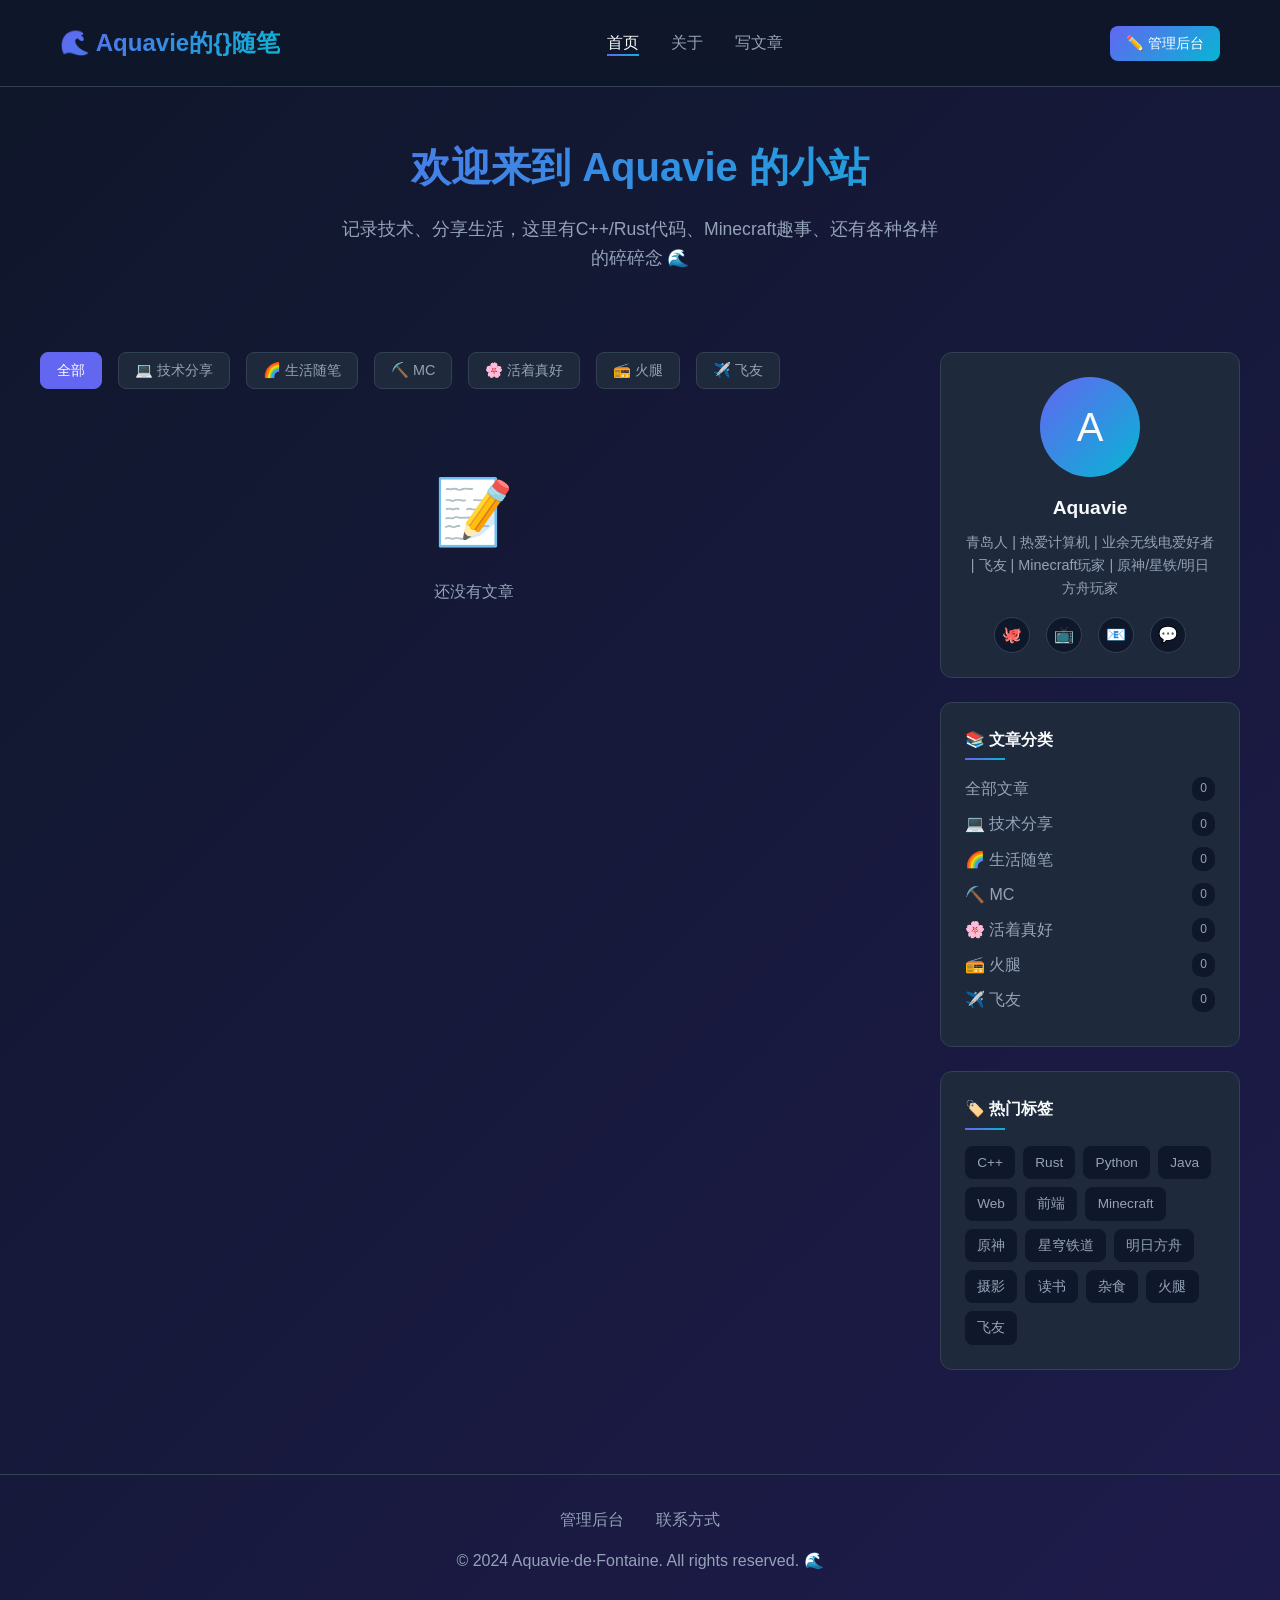
<file: index.html>
<!DOCTYPE html>
<html lang="zh-CN">
<head>
    <meta charset="UTF-8">
    <meta name="viewport" content="width=device-width, initial-scale=1.0">
    <title>Aquavie的{}随笔</title>
    <link rel="stylesheet" href="styles.css">
    <link rel="icon" href="data:image/svg+xml,<svg xmlns='http://www.w3.org/2000/svg' viewBox='0 0 100 100'><text y='.9em' font-size='90'>🌊</text></svg>">
</head>
<body>
    <header>
        <div class="container">
            <nav>
                <a href="index.html" class="logo">🌊 Aquavie的{}随笔</a>
                <ul class="nav-links">
                    <li><a href="index.html" class="active">首页</a></li>
                    <li><a href="#about">关于</a></li>
                    <li><a href="admin.html">写文章</a></li>
                </ul>
                <button class="admin-btn" onclick="location.href='admin.html'">✏️ 管理后台</button>
            </nav>
        </div>
    </header>

    <section class="hero">
        <div class="container">
            <h1>欢迎来到 Aquavie 的小站</h1>
            <p>记录技术、分享生活，这里有C++/Rust代码、Minecraft趣事、还有各种各样的碎碎念 🌊</p>
        </div>
    </section>

    <main class="main-content container">
        <div class="content-area">
            <!-- 筛选标签 -->
            <div id="filter-tabs" class="filter-tabs"></div>

            <!-- 文章列表 -->
            <div id="blog-list"></div>
        </div>

        <!-- 侧边栏 -->
        <aside class="sidebar">
            <!-- 个人资料 -->
            <div id="profile-widget" class="sidebar-widget"></div>

            <!-- 文章分类 -->
            <div id="categories-widget" class="sidebar-widget"></div>

            <!-- 热门标签 -->
            <div id="tags-widget" class="sidebar-widget"></div>
        </aside>
    </main>

    <!-- 文章详情弹窗 -->
    <div id="article-modal" class="modal"></div>

    <footer>
        <div class="container">
            <ul class="footer-links">
                <li><a href="admin.html">管理后台</a></li>
                <li><a href="javascript:alert('邮箱：czx20101@outlook.com\nQQ：1876963659')">联系方式</a></li>
            </ul>
            <p>&copy; 2024 Aquavie·de·Fontaine. All rights reserved. 🌊</p>
        </div>
    </footer>

    <script src="blog.js"></script>
</body>
</html>
</file>
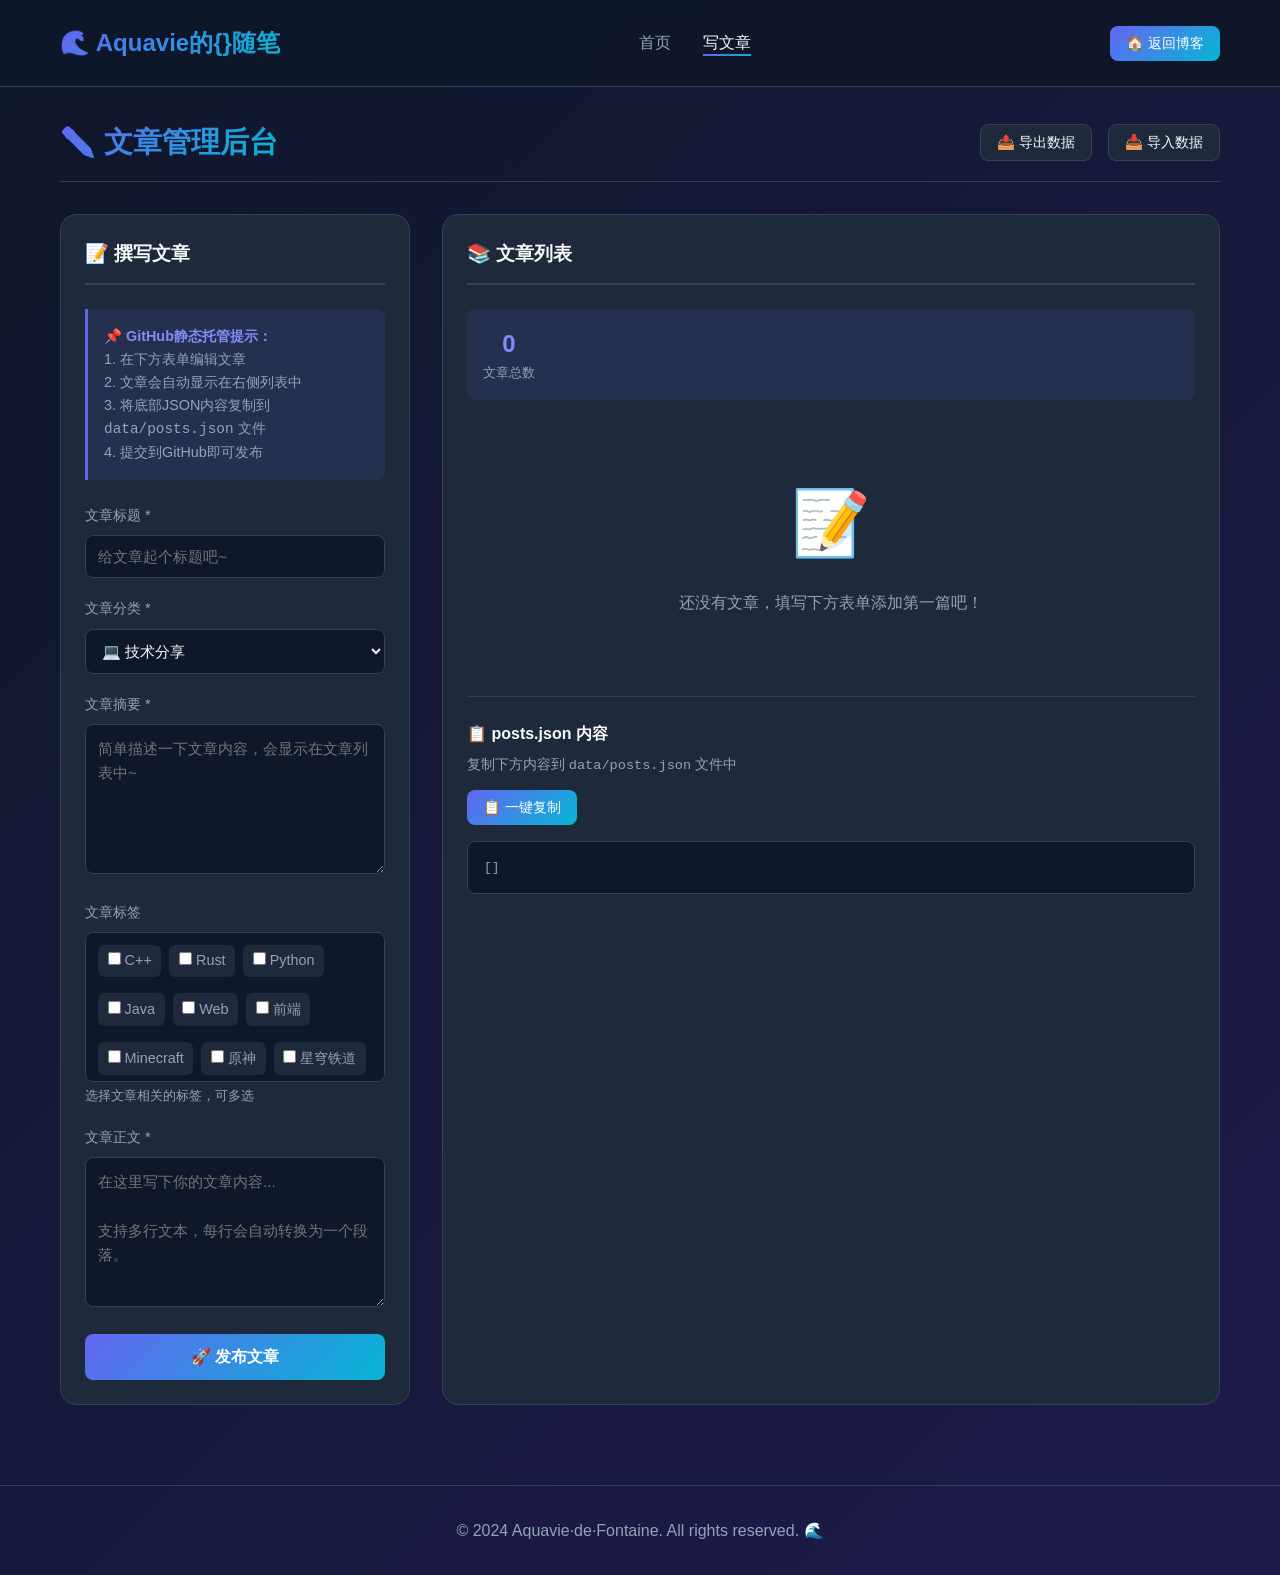
<file: admin.html>
<!DOCTYPE html>
<html lang="zh-CN">
<head>
    <meta charset="UTF-8">
    <meta name="viewport" content="width=device-width, initial-scale=1.0">
    <title>管理后台 - Aquavie的{}随笔</title>
    <link rel="stylesheet" href="styles.css">
    <link rel="icon" href="data:image/svg+xml,<svg xmlns='http://www.w3.org/2000/svg' viewBox='0 0 100 100'><text y='.9em' font-size='90'>🌊</text></svg>">
    <style>
        /* Admin-specific styles */
        .admin-container {
            max-width: 1200px;
            margin: 0 auto;
            padding: 2rem 20px;
        }

        .admin-header {
            display: flex;
            justify-content: space-between;
            align-items: center;
            margin-bottom: 2rem;
            padding-bottom: 1rem;
            border-bottom: 1px solid var(--border-color);
        }

        .admin-header h1 {
            font-size: 1.8rem;
            background: var(--gradient-primary);
            -webkit-background-clip: text;
            -webkit-text-fill-color: transparent;
            background-clip: text;
        }

        .admin-actions {
            display: flex;
            gap: 1rem;
        }

        .admin-btn-secondary {
            padding: 0.5rem 1rem;
            background: var(--bg-card);
            color: var(--text-primary);
            border: 1px solid var(--border-color);
            border-radius: 8px;
            cursor: pointer;
            font-size: 0.9rem;
            transition: all 0.3s;
        }

        .admin-btn-secondary:hover {
            border-color: var(--primary);
            background: rgba(99, 102, 241, 0.1);
        }

        .admin-grid {
            display: grid;
            grid-template-columns: 350px 1fr;
            gap: 2rem;
        }

        .admin-form-card {
            background: var(--bg-card);
            border-radius: 16px;
            padding: 1.5rem;
            border: 1px solid var(--border-color);
            position: sticky;
            top: 100px;
        }

        .admin-form-card h2 {
            font-size: 1.2rem;
            margin-bottom: 1.5rem;
            padding-bottom: 0.8rem;
            border-bottom: 2px solid var(--border-color);
            display: flex;
            align-items: center;
            gap: 0.5rem;
        }

        .form-group {
            margin-bottom: 1.2rem;
        }

        .form-group label {
            display: block;
            margin-bottom: 0.5rem;
            color: var(--text-secondary);
            font-size: 0.9rem;
        }

        .form-group input,
        .form-group select,
        .form-group textarea {
            width: 100%;
            padding: 0.75rem;
            background: var(--bg-dark);
            border: 1px solid var(--border-color);
            border-radius: 8px;
            color: var(--text-primary);
            font-size: 0.95rem;
            transition: border-color 0.3s;
        }

        .form-group input:focus,
        .form-group select:focus,
        .form-group textarea:focus {
            outline: none;
            border-color: var(--primary);
        }

        .form-group textarea {
            min-height: 150px;
            resize: vertical;
            font-family: inherit;
            line-height: 1.6;
        }

        .form-group small {
            display: block;
            margin-top: 0.3rem;
            color: var(--text-secondary);
            font-size: 0.8rem;
        }

        .tags-selector {
            display: flex;
            flex-wrap: wrap;
            gap: 0.5rem;
            padding: 0.75rem;
            background: var(--bg-dark);
            border: 1px solid var(--border-color);
            border-radius: 8px;
            max-height: 150px;
            overflow-y: auto;
        }

        .tag-checkbox {
            display: flex;
            align-items: center;
            gap: 0.3rem;
            padding: 0.3rem 0.6rem;
            background: var(--bg-card);
            border-radius: 6px;
            cursor: pointer;
            font-size: 0.85rem;
            color: var(--text-secondary);
            transition: all 0.3s;
        }

        .tag-checkbox:hover {
            background: rgba(99, 102, 241, 0.2);
        }

        .tag-checkbox input:checked + span {
            color: var(--primary-light);
        }

        .tag-checkbox input {
            width: auto;
            accent-color: var(--primary);
        }

        .admin-btn-primary {
            width: 100%;
            padding: 0.8rem;
            background: var(--gradient-primary);
            color: white;
            border: none;
            border-radius: 8px;
            cursor: pointer;
            font-size: 1rem;
            font-weight: 600;
            transition: all 0.3s;
        }

        .admin-btn-primary:hover {
            transform: translateY(-2px);
            box-shadow: 0 4px 15px rgba(99, 102, 241, 0.4);
        }

        .admin-btn-cancel {
            width: 100%;
            padding: 0.8rem;
            background: transparent;
            color: var(--text-secondary);
            border: 1px solid var(--border-color);
            border-radius: 8px;
            cursor: pointer;
            font-size: 1rem;
            margin-top: 0.5rem;
            transition: all 0.3s;
        }

        .admin-btn-cancel:hover {
            background: rgba(220, 38, 38, 0.1);
            border-color: #dc2626;
            color: #ef4444;
        }

        .admin-articles-card {
            background: var(--bg-card);
            border-radius: 16px;
            padding: 1.5rem;
            border: 1px solid var(--border-color);
        }

        .admin-articles-card h2 {
            font-size: 1.2rem;
            margin-bottom: 1.5rem;
            padding-bottom: 0.8rem;
            border-bottom: 2px solid var(--border-color);
            display: flex;
            align-items: center;
            gap: 0.5rem;
        }

        .admin-article-item {
            display: flex;
            justify-content: space-between;
            align-items: center;
            padding: 1rem;
            background: var(--bg-dark);
            border-radius: 8px;
            margin-bottom: 1rem;
            transition: all 0.3s;
        }

        .admin-article-item:hover {
            background: var(--bg-card-hover);
        }

        .admin-article-info h3 {
            font-size: 1rem;
            margin-bottom: 0.3rem;
            color: var(--text-primary);
        }

        .admin-article-meta {
            font-size: 0.8rem;
            color: var(--text-secondary);
        }

        .admin-article-actions {
            display: flex;
            gap: 0.5rem;
        }

        .admin-btn-edit {
            padding: 0.4rem 0.8rem;
            background: rgba(99, 102, 241, 0.2);
            color: var(--primary-light);
            border: 1px solid var(--primary);
            border-radius: 6px;
            cursor: pointer;
            font-size: 0.85rem;
            transition: all 0.3s;
        }

        .admin-btn-edit:hover {
            background: var(--primary);
            color: white;
        }

        .admin-btn-delete {
            padding: 0.4rem 0.8rem;
            background: rgba(220, 38, 38, 0.1);
            color: #ef4444;
            border: 1px solid #dc2626;
            border-radius: 6px;
            cursor: pointer;
            font-size: 0.85rem;
            transition: all 0.3s;
        }

        .admin-btn-delete:hover {
            background: #dc2626;
            color: white;
        }

        .import-file {
            display: none;
        }

        .stats-bar {
            display: flex;
            gap: 1rem;
            margin-bottom: 1.5rem;
            padding: 1rem;
            background: rgba(99, 102, 241, 0.1);
            border-radius: 8px;
        }

        .stat-item {
            text-align: center;
        }

        .stat-value {
            font-size: 1.5rem;
            font-weight: 700;
            color: var(--primary-light);
        }

        .stat-label {
            font-size: 0.8rem;
            color: var(--text-secondary);
        }

        @media (max-width: 900px) {
            .admin-grid {
                grid-template-columns: 1fr;
            }

            .admin-form-card {
                position: static;
            }
        }

        .helper-text {
            background: rgba(99, 102, 241, 0.1);
            border-left: 3px solid var(--primary);
            padding: 1rem;
            border-radius: 0 8px 8px 0;
            margin-bottom: 1.5rem;
            font-size: 0.9rem;
            color: var(--text-secondary);
        }

        .helper-text strong {
            color: var(--primary-light);
        }

        .json-output-section {
            margin-top: 2rem;
            padding-top: 1.5rem;
            border-top: 1px solid var(--border-color);
        }

        .json-output-section h3 {
            font-size: 1rem;
            margin-bottom: 0.5rem;
            color: var(--text-primary);
        }

        .json-hint {
            font-size: 0.85rem;
            color: var(--text-secondary);
            margin-bottom: 0.8rem;
        }

        .copy-json-btn {
            padding: 0.5rem 1rem;
            background: var(--gradient-primary);
            color: white;
            border: none;
            border-radius: 8px;
            cursor: pointer;
            font-size: 0.9rem;
            margin-bottom: 1rem;
            transition: all 0.3s;
        }

        .copy-json-btn:hover {
            transform: translateY(-2px);
            box-shadow: 0 4px 15px rgba(99, 102, 241, 0.4);
        }

        .copy-json-btn.copied {
            background: #22c55e;
        }

        .json-output {
            background: var(--bg-dark);
            border: 1px solid var(--border-color);
            border-radius: 8px;
            padding: 1rem;
            font-size: 0.8rem;
            line-height: 1.5;
            max-height: 400px;
            overflow-y: auto;
            color: var(--text-secondary);
            white-space: pre-wrap;
            word-break: break-all;
        }

        .json-output::-webkit-scrollbar {
            width: 8px;
        }

        .json-output::-webkit-scrollbar-track {
            background: var(--bg-dark);
        }

        .json-output::-webkit-scrollbar-thumb {
            background: var(--border-color);
            border-radius: 4px;
        }

        .json-output::-webkit-scrollbar-thumb:hover {
            background: var(--primary);
        }
    </style>
</head>
<body>
    <header>
        <div class="container">
            <nav>
                <a href="index.html" class="logo">🌊 Aquavie的{}随笔</a>
                <ul class="nav-links">
                    <li><a href="index.html">首页</a></li>
                    <li><a href="admin.html" class="active">写文章</a></li>
                </ul>
                <button class="admin-btn" onclick="location.href='index.html'">🏠 返回博客</button>
            </nav>
        </div>
    </header>

    <div class="admin-container">
        <div class="admin-header">
            <h1>✏️ 文章管理后台</h1>
            <div class="admin-actions">
                <button class="admin-btn-secondary" onclick="exportData()">📤 导出数据</button>
                <button class="admin-btn-secondary" onclick="document.getElementById('import-file').click()">📥 导入数据</button>
                <input type="file" id="import-file" class="import-file" accept=".json" onchange="importData(this.files[0])">
            </div>
        </div>

        <div class="admin-grid">
            <!-- 写文章表单 -->
            <div class="admin-form-card">
                <h2>📝 撰写文章</h2>

                <div class="helper-text">
                    <strong>📌 GitHub静态托管提示：</strong><br>
                    1. 在下方表单编辑文章<br>
                    2. 文章会自动显示在右侧列表中<br>
                    3. 将底部JSON内容复制到 <code>data/posts.json</code> 文件<br>
                    4. 提交到GitHub即可发布
                </div>

                <form id="article-form">
                    <div class="form-group">
                        <label for="article-title">文章标题 *</label>
                        <input type="text" id="article-title" placeholder="给文章起个标题吧~" required>
                    </div>

                    <div class="form-group">
                        <label for="article-category">文章分类 *</label>
                        <select id="article-category" required></select>
                    </div>

                    <div class="form-group">
                        <label for="article-excerpt">文章摘要 *</label>
                        <textarea id="article-excerpt" placeholder="简单描述一下文章内容，会显示在文章列表中~" required></textarea>
                    </div>

                    <div class="form-group">
                        <label>文章标签</label>
                        <div id="article-tags" class="tags-selector"></div>
                        <small>选择文章相关的标签，可多选</small>
                    </div>

                    <div class="form-group">
                        <label for="article-content">文章正文 *</label>
                        <textarea id="article-content" placeholder="在这里写下你的文章内容...&#10;&#10;支持多行文本，每行会自动转换为一个段落。" required></textarea>
                    </div>

                    <button type="submit" class="admin-btn-primary">🚀 发布文章</button>
                </form>
            </div>

            <!-- 文章列表 -->
            <div class="admin-articles-card">
                <h2>📚 文章列表</h2>

                <div class="stats-bar">
                    <div class="stat-item">
                        <div class="stat-value" id="total-articles">0</div>
                        <div class="stat-label">文章总数</div>
                    </div>
                </div>

                <div id="admin-articles"></div>

                <!-- JSON输出区域 -->
                <div class="json-output-section">
                    <h3>📋 posts.json 内容</h3>
                    <p class="json-hint">复制下方内容到 <code>data/posts.json</code> 文件中</p>
                    <button class="copy-json-btn" onclick="copyJson()">📋 一键复制</button>
                    <pre id="json-output" class="json-output"></pre>
                </div>
            </div>
        </div>
    </div>

    <footer>
        <div class="container">
            <p>&copy; 2024 Aquavie·de·Fontaine. All rights reserved. 🌊</p>
        </div>
    </footer>

    <script src="blog.js"></script>
    <script>
        // 更新统计和JSON输出
        document.addEventListener('DOMContentLoaded', () => {
            const updateStats = () => {
                const total = blogManager.articles.length;
                document.getElementById('total-articles').textContent = total;
            };

            // 页面加载后导出JSON
            setTimeout(() => {
                exportToJson();
                updateStats();
            }, 100);

            // 监听表单提交来更新统计和JSON
            const originalRender = renderAdminArticles;
            renderAdminArticles = function() {
                originalRender.apply(this, arguments);
                updateStats();
                exportToJson();
            };
        });
    </script>
</body>
</html>
</file>
<file: styles.css>
/* Aquavie's Blog Styles */

:root {
    --primary: #6366f1;
    --primary-light: #818cf8;
    --primary-dark: #4f46e5;
    --accent: #06b6d4;
    --bg-dark: #0f172a;
    --bg-card: #1e293b;
    --bg-card-hover: #283548;
    --text-primary: #f8fafc;
    --text-secondary: #94a3b8;
    --border-color: #334155;
    --gradient-primary: linear-gradient(135deg, var(--primary), var(--accent));
    --gradient-bg: linear-gradient(135deg, var(--bg-dark) 0%, #1e1b4b 100%);
}

* {
    margin: 0;
    padding: 0;
    box-sizing: border-box;
}

body {
    font-family: -apple-system, BlinkMacSystemFont, 'Segoe UI', 'PingFang SC', 'Microsoft YaHei', sans-serif;
    background: var(--gradient-bg);
    color: var(--text-primary);
    line-height: 1.6;
    min-height: 100vh;
}

.container {
    max-width: 1200px;
    margin: 0 auto;
    padding: 0 20px;
}

/* Header */
header {
    padding: 1.5rem 0;
    border-bottom: 1px solid var(--border-color);
    position: sticky;
    top: 0;
    background: rgba(15, 23, 42, 0.95);
    backdrop-filter: blur(10px);
    z-index: 100;
}

nav {
    display: flex;
    justify-content: space-between;
    align-items: center;
}

.logo {
    font-size: 1.5rem;
    font-weight: 700;
    background: var(--gradient-primary);
    -webkit-background-clip: text;
    -webkit-text-fill-color: transparent;
    background-clip: text;
    text-decoration: none;
}

.nav-links {
    display: flex;
    gap: 2rem;
    list-style: none;
}

.nav-links a {
    color: var(--text-secondary);
    text-decoration: none;
    font-weight: 500;
    transition: color 0.3s;
    position: relative;
}

.nav-links a:hover,
.nav-links a.active {
    color: var(--text-primary);
}

.nav-links a::after {
    content: '';
    position: absolute;
    bottom: -5px;
    left: 0;
    width: 0;
    height: 2px;
    background: var(--gradient-primary);
    transition: width 0.3s;
}

.nav-links a:hover::after,
.nav-links a.active::after {
    width: 100%;
}

.admin-btn {
    padding: 0.5rem 1rem;
    background: var(--gradient-primary);
    color: white;
    border: none;
    border-radius: 8px;
    cursor: pointer;
    font-size: 0.9rem;
    transition: transform 0.3s, box-shadow 0.3s;
}

.admin-btn:hover {
    transform: translateY(-2px);
    box-shadow: 0 4px 15px rgba(99, 102, 241, 0.4);
}

/* Hero Section */
.hero {
    padding: 3rem 0;
    text-align: center;
}

.hero h1 {
    font-size: 2.5rem;
    margin-bottom: 1rem;
    background: var(--gradient-primary);
    -webkit-background-clip: text;
    -webkit-text-fill-color: transparent;
    background-clip: text;
}

.hero p {
    font-size: 1.1rem;
    color: var(--text-secondary);
    max-width: 600px;
    margin: 0 auto;
}

/* Main Content */
.main-content {
    display: grid;
    grid-template-columns: 1fr 300px;
    gap: 2rem;
    padding: 2rem 0;
}

/* Blog Cards */
.blog-card {
    background: var(--bg-card);
    border-radius: 12px;
    padding: 1.5rem;
    margin-bottom: 1.5rem;
    border: 1px solid var(--border-color);
    transition: all 0.3s;
    cursor: pointer;
}

.blog-card:hover {
    transform: translateY(-3px);
    border-color: var(--primary);
    box-shadow: 0 8px 30px rgba(99, 102, 241, 0.15);
}

.blog-meta {
    display: flex;
    align-items: center;
    gap: 1rem;
    margin-bottom: 0.8rem;
    color: var(--text-secondary);
    font-size: 0.85rem;
}

.blog-category {
    padding: 0.25rem 0.75rem;
    border-radius: 20px;
    background: rgba(99, 102, 241, 0.15);
    color: var(--primary-light);
    font-size: 0.8rem;
}

.blog-title {
    font-size: 1.3rem;
    margin-bottom: 0.8rem;
    color: var(--text-primary);
    transition: color 0.3s;
}

.blog-card:hover .blog-title {
    color: var(--primary-light);
}

.blog-excerpt {
    color: var(--text-secondary);
    margin-bottom: 1rem;
    line-height: 1.7;
}

.read-more {
    display: inline-flex;
    align-items: center;
    gap: 0.5rem;
    color: var(--primary-light);
    text-decoration: none;
    font-weight: 500;
    transition: gap 0.3s;
}

.read-more:hover {
    gap: 1rem;
}

/* Sidebar */
.sidebar {
    position: sticky;
    top: 100px;
}

.sidebar-widget {
    background: var(--bg-card);
    border-radius: 12px;
    padding: 1.5rem;
    margin-bottom: 1.5rem;
    border: 1px solid var(--border-color);
}

.sidebar-widget h3 {
    margin-bottom: 1rem;
    font-size: 1rem;
    color: var(--text-primary);
    position: relative;
    padding-bottom: 0.5rem;
}

.sidebar-widget h3::after {
    content: '';
    position: absolute;
    bottom: 0;
    left: 0;
    width: 40px;
    height: 2px;
    background: var(--gradient-primary);
}

/* Profile Widget */
.profile {
    text-align: center;
}

.profile-avatar {
    width: 100px;
    height: 100px;
    border-radius: 50%;
    background: var(--gradient-primary);
    margin: 0 auto 1rem;
    display: flex;
    align-items: center;
    justify-content: center;
    font-size: 2.5rem;
}

.profile-name {
    font-size: 1.2rem;
    font-weight: 600;
    margin-bottom: 0.5rem;
}

.profile-bio {
    color: var(--text-secondary);
    font-size: 0.9rem;
    line-height: 1.6;
}

/* Social Links */
.social-links {
    display: flex;
    justify-content: center;
    gap: 1rem;
    margin-top: 1rem;
}

.social-links a {
    width: 36px;
    height: 36px;
    border-radius: 50%;
    background: var(--bg-dark);
    border: 1px solid var(--border-color);
    display: flex;
    align-items: center;
    justify-content: center;
    color: var(--text-secondary);
    text-decoration: none;
    transition: all 0.3s;
}

.social-links a:hover {
    background: var(--primary);
    border-color: var(--primary);
    color: white;
    transform: translateY(-2px);
}

/* Category List */
.category-list {
    list-style: none;
}

.category-list li {
    margin-bottom: 0.6rem;
}

.category-list a {
    color: var(--text-secondary);
    text-decoration: none;
    display: flex;
    justify-content: space-between;
    align-items: center;
    transition: color 0.3s;
}

.category-list a:hover {
    color: var(--primary-light);
}

.category-count {
    padding: 0.15rem 0.5rem;
    border-radius: 10px;
    background: var(--bg-dark);
    font-size: 0.75rem;
}

/* Tag Cloud */
.tag-cloud {
    display: flex;
    flex-wrap: wrap;
    gap: 0.5rem;
}

.tag-cloud a {
    padding: 0.3rem 0.7rem;
    border-radius: 8px;
    background: var(--bg-dark);
    color: var(--text-secondary);
    text-decoration: none;
    font-size: 0.85rem;
    transition: all 0.3s;
    border: 1px solid transparent;
}

.tag-cloud a:hover {
    background: rgba(99, 102, 241, 0.15);
    color: var(--primary-light);
    border-color: var(--primary);
}

/* Footer */
footer {
    padding: 2rem 0;
    text-align: center;
    border-top: 1px solid var(--border-color);
    color: var(--text-secondary);
    margin-top: 3rem;
}

.footer-links {
    display: flex;
    justify-content: center;
    gap: 2rem;
    margin-bottom: 1rem;
    list-style: none;
}

.footer-links a {
    color: var(--text-secondary);
    text-decoration: none;
    transition: color 0.3s;
}

.footer-links a:hover {
    color: var(--primary-light);
}

/* Modal */
.modal {
    display: none;
    position: fixed;
    top: 0;
    left: 0;
    width: 100%;
    height: 100%;
    background: rgba(0, 0, 0, 0.7);
    z-index: 1000;
    overflow-y: auto;
}

.modal.active {
    display: flex;
    align-items: center;
    justify-content: center;
}

.modal-content {
    background: var(--bg-card);
    border-radius: 16px;
    padding: 2rem;
    max-width: 700px;
    width: 90%;
    max-height: 90vh;
    overflow-y: auto;
    border: 1px solid var(--border-color);
}

.modal-header {
    display: flex;
    justify-content: space-between;
    align-items: center;
    margin-bottom: 1.5rem;
}

.modal-header h2 {
    font-size: 1.5rem;
}

.modal-close {
    width: 36px;
    height: 36px;
    border-radius: 50%;
    background: var(--bg-dark);
    border: 1px solid var(--border-color);
    color: var(--text-secondary);
    cursor: pointer;
    font-size: 1.2rem;
    transition: all 0.3s;
}

.modal-close:hover {
    background: #dc2626;
    border-color: #dc2626;
    color: white;
}

/* Article View Modal */
.article-view {
    max-width: 800px;
}

.article-view .article-header {
    margin-bottom: 1.5rem;
}

.article-view .article-title {
    font-size: 1.8rem;
    margin-bottom: 1rem;
}

.article-view .article-meta {
    color: var(--text-secondary);
    font-size: 0.9rem;
}

.article-view .article-body {
    line-height: 1.8;
    color: var(--text-primary);
}

.article-view .article-body p {
    margin-bottom: 1rem;
}

/* Empty State */
.empty-state {
    text-align: center;
    padding: 3rem;
    color: var(--text-secondary);
}

.empty-state-icon {
    font-size: 4rem;
    margin-bottom: 1rem;
}

/* Filter Tabs */
.filter-tabs {
    display: flex;
    gap: 1rem;
    margin-bottom: 1.5rem;
    flex-wrap: wrap;
}

.filter-tab {
    padding: 0.5rem 1rem;
    border-radius: 8px;
    background: var(--bg-card);
    border: 1px solid var(--border-color);
    color: var(--text-secondary);
    cursor: pointer;
    transition: all 0.3s;
    font-size: 0.9rem;
}

.filter-tab:hover {
    border-color: var(--primary);
    color: var(--primary-light);
}

.filter-tab.active {
    background: var(--primary);
    border-color: var(--primary);
    color: white;
}

/* Responsive */
@media (max-width: 768px) {
    .main-content {
        grid-template-columns: 1fr;
    }

    .nav-links {
        gap: 1rem;
    }

    .hero h1 {
        font-size: 2rem;
    }

    .social-links {
        gap: 0.8rem;
    }
}
</file>
